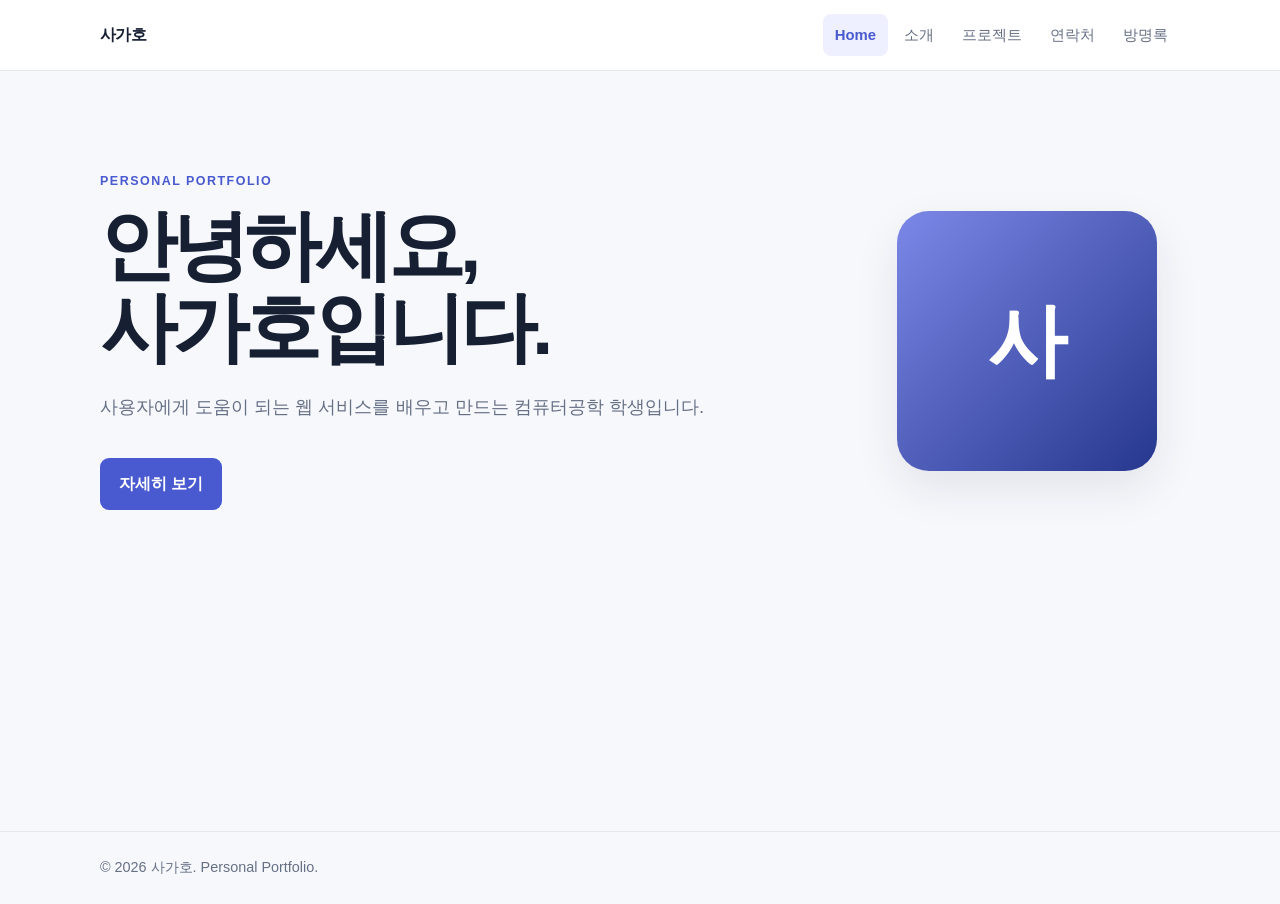
<file: index.html>
<!doctype html>
<html lang="ko">
<head>
  <meta charset="utf-8">
  <meta name="viewport" content="width=device-width, initial-scale=1">
  <title>사가호 | 개인 포트폴리오</title>
  <link rel="stylesheet" href="css/style.css">
</head>
<body data-page="home">
  <header class="site-header"><div class="container header-inner">
    <a class="brand" href="index.html">사가호</a>
    <button class="menu-button" type="button" aria-label="메뉴 열기" aria-expanded="false">☰</button>
    <nav class="site-nav" aria-label="주요 메뉴"><a href="index.html" data-nav="home">Home</a><a href="about.html" data-nav="about">소개</a><a href="projects.html" data-nav="projects">프로젝트</a><a href="contact.html" data-nav="contact">연락처</a><a href="guestbook.html" data-nav="guestbook">방명록</a></nav>
  </div></header>
  <main class="container"><section class="hero"><div><p class="eyebrow">PERSONAL PORTFOLIO</p><h1>안녕하세요,<br><span data-profile="name"></span>입니다.</h1><p class="lead" data-profile="tagline"></p><a class="button" href="about.html">자세히 보기</a></div><div class="avatar" aria-hidden="true" data-profile="initial">사</div></section></main>
  <footer class="site-footer"><div class="container">© 2026 사가호. Personal Portfolio.</div></footer>
  <script src="js/data.js"></script><script src="js/app.js"></script>
</body>
</html>
</file>
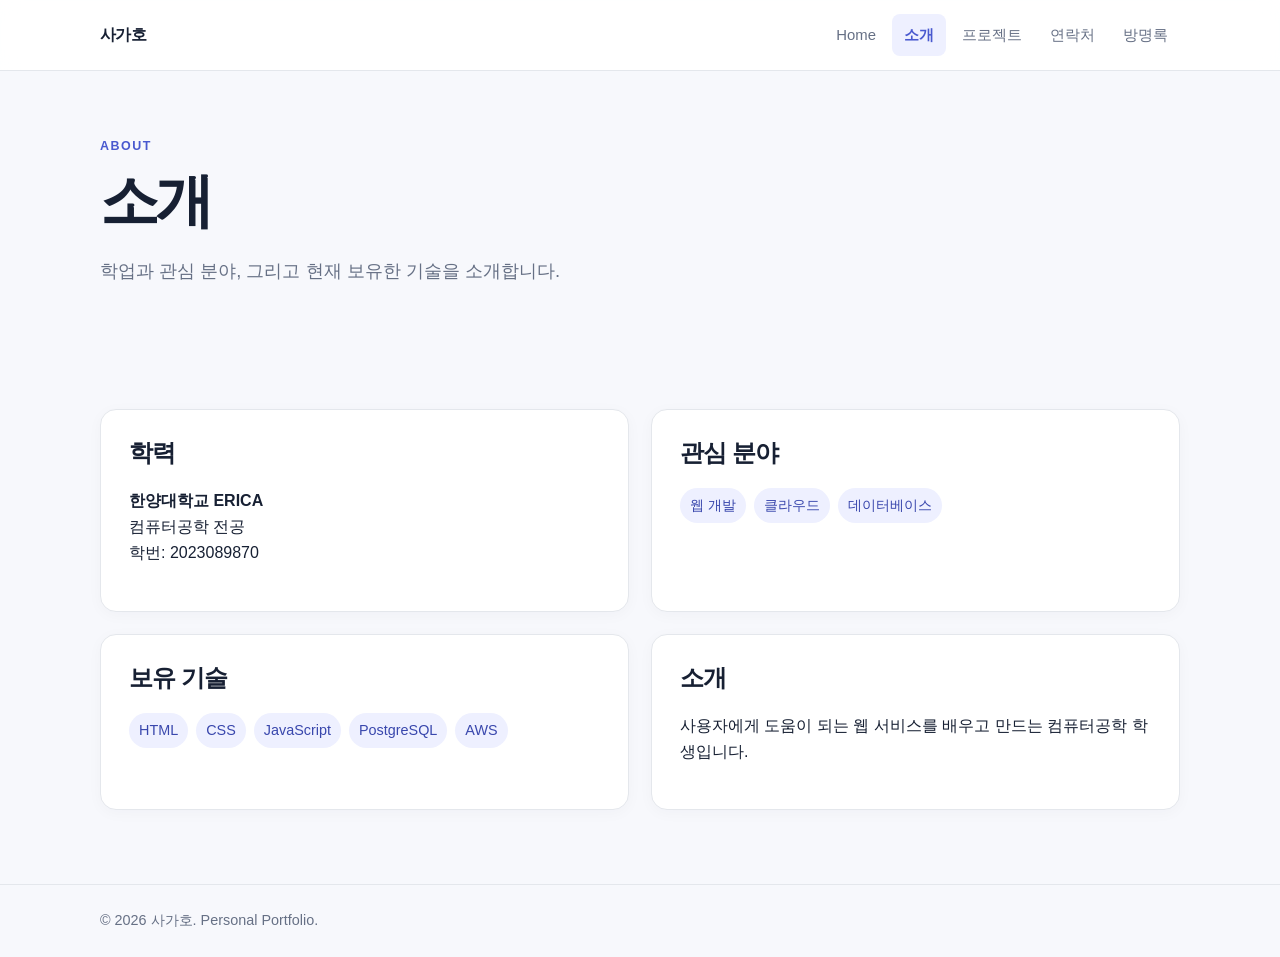
<file: about.html>
<!doctype html>
<html lang="ko">
<head><meta charset="utf-8"><meta name="viewport" content="width=device-width, initial-scale=1"><title>소개 | 사가호</title><link rel="stylesheet" href="css/style.css"></head>
<body data-page="about">
  <header class="site-header"><div class="container header-inner"><a class="brand" href="index.html">사가호</a><button class="menu-button" type="button" aria-label="메뉴 열기" aria-expanded="false">☰</button><nav class="site-nav" aria-label="주요 메뉴"><a href="index.html" data-nav="home">Home</a><a href="about.html" data-nav="about">소개</a><a href="projects.html" data-nav="projects">프로젝트</a><a href="contact.html" data-nav="contact">연락처</a><a href="guestbook.html" data-nav="guestbook">방명록</a></nav></div></header>
  <main class="container"><section class="page-title"><p class="eyebrow">ABOUT</p><h1>소개</h1><p class="lead">학업과 관심 분야, 그리고 현재 보유한 기술을 소개합니다.</p></section><section class="grid section"><article class="card"><h2>학력</h2><p><strong data-profile="university"></strong><br><span data-profile="major"></span> 전공<br>학번: <span data-profile="studentId"></span></p></article><article class="card"><h2>관심 분야</h2><ul class="tag-list" data-profile="interests"></ul></article><article class="card"><h2>보유 기술</h2><ul class="tag-list" data-profile="skills"></ul></article><article class="card"><h2>소개</h2><p data-profile="tagline"></p></article></section></main>
  <footer class="site-footer"><div class="container">© 2026 사가호. Personal Portfolio.</div></footer><script src="js/data.js"></script><script src="js/app.js"></script>
</body></html>
</file>
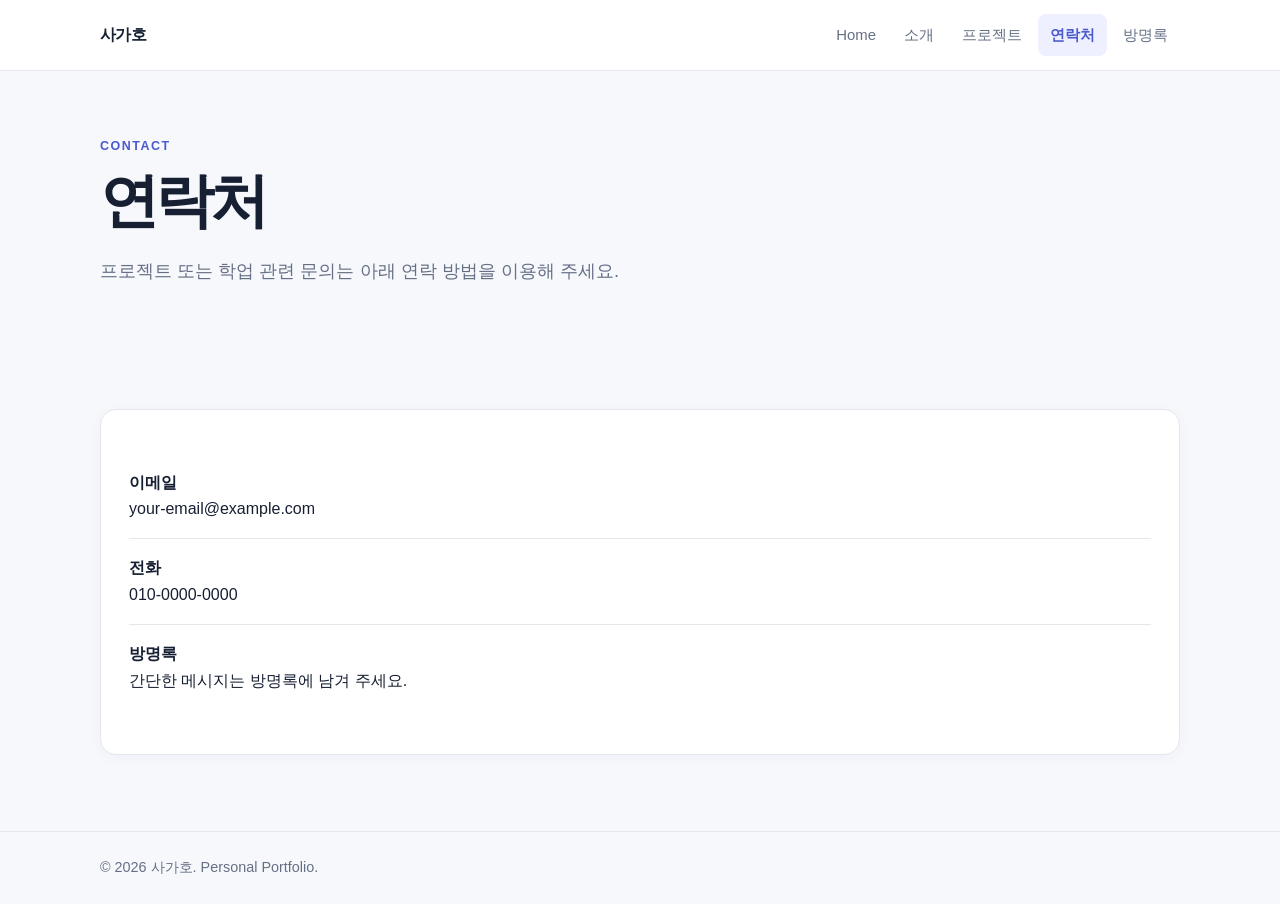
<file: contact.html>
<!doctype html>
<html lang="ko">
<head><meta charset="utf-8"><meta name="viewport" content="width=device-width, initial-scale=1"><title>연락처 | 사가호</title><link rel="stylesheet" href="css/style.css"></head>
<body data-page="contact">
  <header class="site-header"><div class="container header-inner"><a class="brand" href="index.html">사가호</a><button class="menu-button" type="button" aria-label="메뉴 열기" aria-expanded="false">☰</button><nav class="site-nav" aria-label="주요 메뉴"><a href="index.html" data-nav="home">Home</a><a href="about.html" data-nav="about">소개</a><a href="projects.html" data-nav="projects">프로젝트</a><a href="contact.html" data-nav="contact">연락처</a><a href="guestbook.html" data-nav="guestbook">방명록</a></nav></div></header>
  <main class="container"><section class="page-title"><p class="eyebrow">CONTACT</p><h1>연락처</h1><p class="lead">프로젝트 또는 학업 관련 문의는 아래 연락 방법을 이용해 주세요.</p></section><section class="section"><article class="contact-card"><ul class="contact-list"><li><strong>이메일</strong><br><a data-profile="email" href="mailto:your-email@example.com"></a></li><li><strong>전화</strong><br><span data-profile="phone"></span></li><li><strong>방명록</strong><br><a href="guestbook.html">간단한 메시지는 방명록에 남겨 주세요.</a></li></ul></article></section></main>
  <footer class="site-footer"><div class="container">© 2026 사가호. Personal Portfolio.</div></footer><script src="js/data.js"></script><script src="js/app.js"></script>
</body></html>
</file>
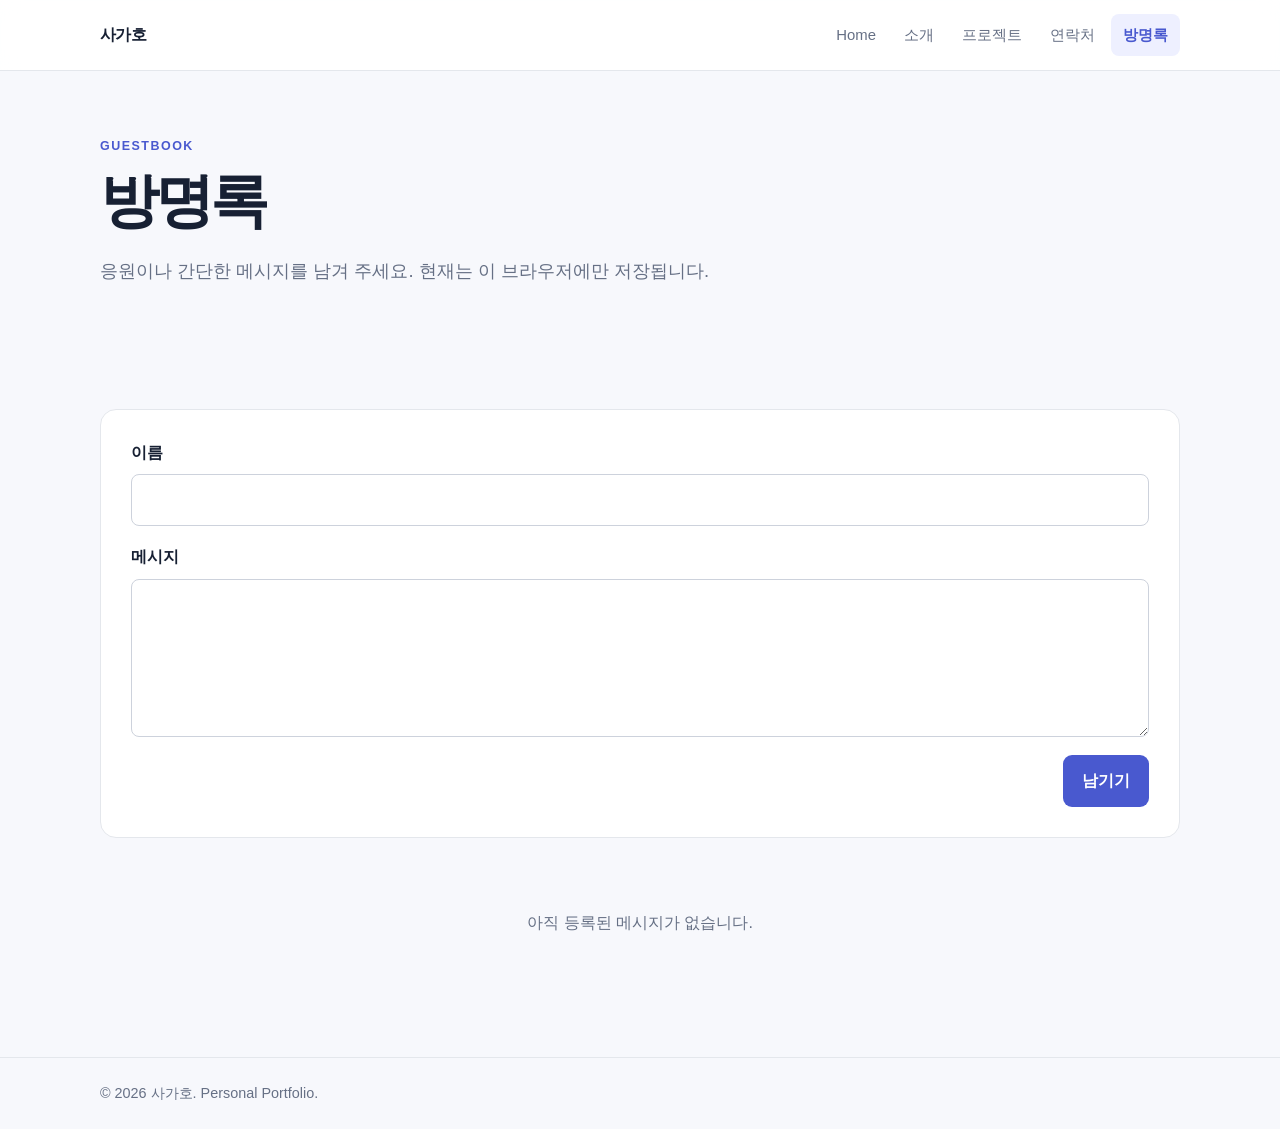
<file: guestbook.html>
<!doctype html>
<html lang="ko">
<head><meta charset="utf-8"><meta name="viewport" content="width=device-width, initial-scale=1"><title>방명록 | 사가호</title><link rel="stylesheet" href="css/style.css"></head>
<body data-page="guestbook">
  <header class="site-header"><div class="container header-inner"><a class="brand" href="index.html">사가호</a><button class="menu-button" type="button" aria-label="메뉴 열기" aria-expanded="false">☰</button><nav class="site-nav" aria-label="주요 메뉴"><a href="index.html" data-nav="home">Home</a><a href="about.html" data-nav="about">소개</a><a href="projects.html" data-nav="projects">프로젝트</a><a href="contact.html" data-nav="contact">연락처</a><a href="guestbook.html" data-nav="guestbook">방명록</a></nav></div></header>
  <main class="container"><section class="page-title"><p class="eyebrow">GUESTBOOK</p><h1>방명록</h1><p class="lead">응원이나 간단한 메시지를 남겨 주세요. 현재는 이 브라우저에만 저장됩니다.</p></section><section class="section"><form class="form-card" id="guestbook-form"><label class="field">이름<input name="name" maxlength="30" required autocomplete="name"></label><label class="field">메시지<textarea name="message" rows="5" maxlength="500" required></textarea></label><div class="form-row"><span class="status" id="form-status" role="status"></span><button class="button submit-button" type="submit">남기기</button></div></form><div class="guestbook-list" id="guestbook-list" aria-live="polite"></div></section></main>
  <footer class="site-footer"><div class="container">© 2026 사가호. Personal Portfolio.</div></footer><script src="js/data.js"></script><script src="js/app.js"></script><script src="js/guestbook.js"></script>
</body></html>
</file>
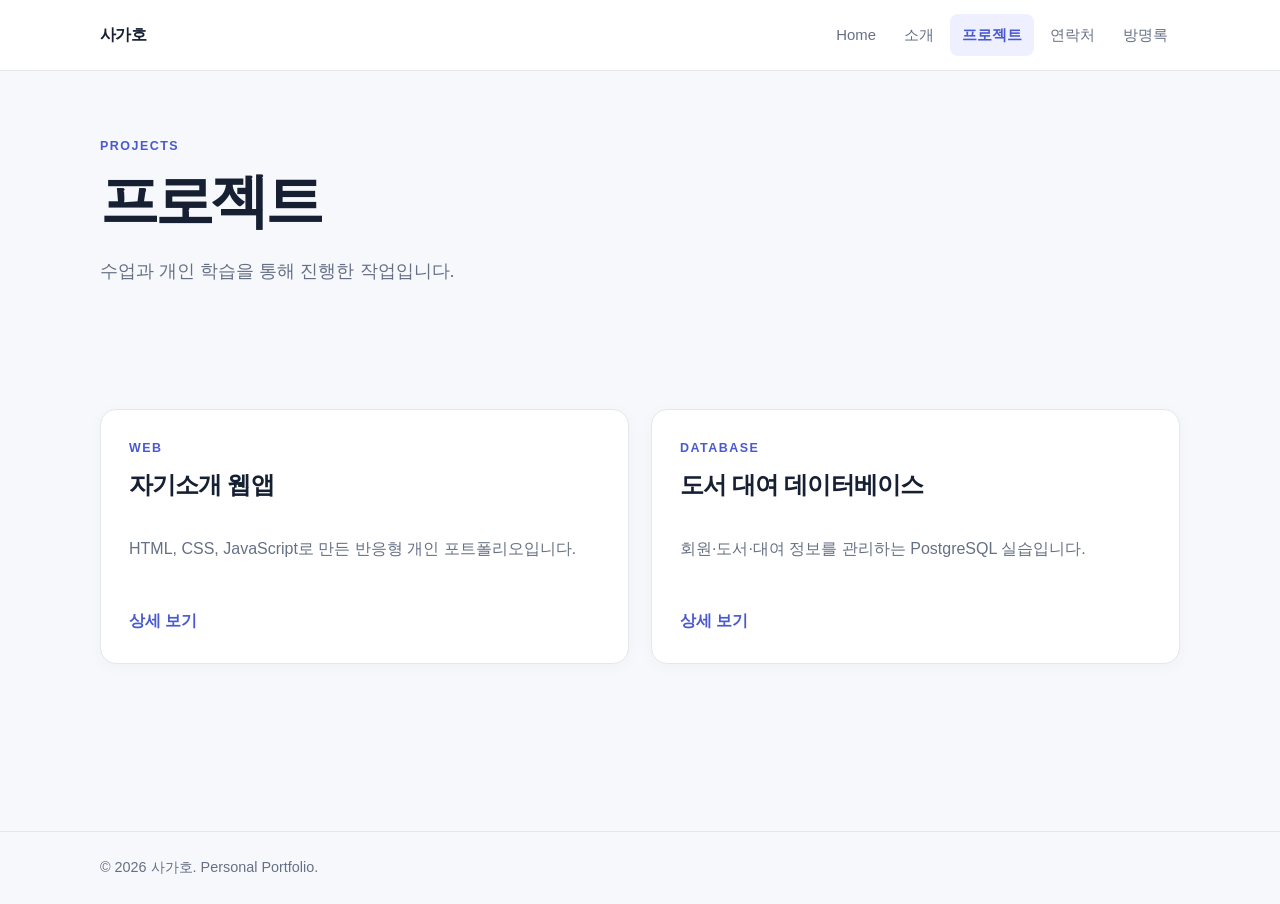
<file: projects.html>
<!doctype html>
<html lang="ko">
<head><meta charset="utf-8"><meta name="viewport" content="width=device-width, initial-scale=1"><title>프로젝트 | 사가호</title><link rel="stylesheet" href="css/style.css"></head>
<body data-page="projects">
  <header class="site-header"><div class="container header-inner"><a class="brand" href="index.html">사가호</a><button class="menu-button" type="button" aria-label="메뉴 열기" aria-expanded="false">☰</button><nav class="site-nav" aria-label="주요 메뉴"><a href="index.html" data-nav="home">Home</a><a href="about.html" data-nav="about">소개</a><a href="projects.html" data-nav="projects">프로젝트</a><a href="contact.html" data-nav="contact">연락처</a><a href="guestbook.html" data-nav="guestbook">방명록</a></nav></div></header>
  <main class="container"><section class="page-title"><p class="eyebrow">PROJECTS</p><h1>프로젝트</h1><p class="lead">수업과 개인 학습을 통해 진행한 작업입니다.</p></section><section class="project-list section" id="project-list" aria-live="polite"></section></main>
  <dialog id="project-dialog" aria-labelledby="dialog-title"><div class="dialog-body"><button class="dialog-close" type="button" aria-label="닫기">×</button><p class="eyebrow" id="dialog-category"></p><h2 id="dialog-title"></h2><p id="dialog-description"></p><ul class="detail-list" id="dialog-skills"></ul></div></dialog>
  <footer class="site-footer"><div class="container">© 2026 사가호. Personal Portfolio.</div></footer><script src="js/data.js"></script><script src="js/app.js"></script>
</body></html>
</file>
<file: css/style.css>
:root{--ink:#172033;--muted:#667085;--paper:#f7f8fc;--surface:#fff;--accent:#4959cf;--line:#e4e7ec;--shadow:0 18px 45px rgba(23,32,51,.09)}*{box-sizing:border-box}html{scroll-behavior:smooth}body{margin:0;background:var(--paper);color:var(--ink);font-family:Arial,"Malgun Gothic",sans-serif;line-height:1.65}a{color:inherit;text-decoration:none}button,input,textarea{font:inherit}.container{width:min(1080px,calc(100% - 40px));margin:0 auto}.site-header{background:rgba(255,255,255,.9);border-bottom:1px solid var(--line);position:sticky;top:0;z-index:5;backdrop-filter:blur(10px)}.header-inner{min-height:70px;display:flex;align-items:center;justify-content:space-between;gap:20px}.brand{font-weight:800;letter-spacing:-.04em}.site-nav{display:flex;gap:4px}.site-nav a{color:var(--muted);padding:9px 12px;border-radius:8px;font-size:.93rem}.site-nav a:hover,.site-nav a.active{color:var(--accent);background:#eef0ff;font-weight:700}.menu-button{display:none;border:0;background:transparent;color:var(--ink);font-size:1.3rem}main{min-height:calc(100vh - 140px)}.hero{padding:100px 0 76px;display:grid;grid-template-columns:1.4fr .6fr;gap:60px;align-items:center}.eyebrow{color:var(--accent);text-transform:uppercase;letter-spacing:.12em;font-size:.78rem;font-weight:800;margin:0 0 12px}h1{font-size:clamp(2.3rem,6vw,4.9rem);letter-spacing:-.065em;line-height:1.07;margin:0 0 24px}h2{letter-spacing:-.035em;line-height:1.25}.lead{color:var(--muted);font-size:1.15rem;max-width:620px}.button{display:inline-block;background:var(--accent);color:#fff;padding:13px 19px;border-radius:9px;font-weight:700;margin-top:17px;border:0}.avatar{width:min(260px,65vw);aspect-ratio:1;margin:auto;border-radius:32px;background:linear-gradient(135deg,#7c88e7,#26378e);color:#fff;display:grid;place-items:center;font-weight:800;font-size:5rem;box-shadow:var(--shadow)}.section{padding:74px 0}.page-title{padding:65px 0 30px}.page-title h1{font-size:clamp(2.2rem,5vw,3.7rem)}.grid{display:grid;grid-template-columns:repeat(2,1fr);gap:22px}.card,.project-card,.contact-card,.guestbook-entry{background:var(--surface);border:1px solid var(--line);border-radius:16px;padding:28px;box-shadow:0 3px 15px rgba(23,32,51,.03)}.card h2,.project-card h2{margin-top:0}.tag-list{list-style:none;padding:0;margin:0;display:flex;flex-wrap:wrap;gap:8px}.tag-list li{padding:6px 10px;background:#eef0ff;color:#3947ad;border-radius:999px;font-size:.9rem}.project-list{display:grid;grid-template-columns:repeat(2,1fr);gap:22px}.project-card{min-height:255px;display:flex;flex-direction:column;align-items:flex-start}.project-card p:not(.eyebrow){color:var(--muted)}.text-button{border:0;padding:0;margin-top:auto;background:transparent;color:var(--accent);font-weight:800;cursor:pointer}dialog{width:min(620px,calc(100% - 32px));border:0;border-radius:18px;padding:0;box-shadow:var(--shadow)}dialog::backdrop{background:rgba(23,32,51,.48)}.dialog-body{padding:30px;position:relative}.dialog-close{position:absolute;top:18px;right:18px;border:0;background:#f1f3f7;width:36px;height:36px;border-radius:50%;cursor:pointer}.detail-list{padding-left:20px}.contact-list{list-style:none;padding:0}.contact-list li{padding:16px 0;border-bottom:1px solid var(--line)}.contact-list li:last-child{border:0}.form-card{background:var(--surface);border:1px solid var(--line);border-radius:16px;padding:30px}.field{display:grid;gap:8px;margin-bottom:18px;font-weight:700}.field input,.field textarea{border:1px solid #cdd2dc;padding:12px;border-radius:8px;resize:vertical;font-weight:400}.form-row{display:flex;justify-content:space-between;align-items:center;gap:12px}.submit-button{cursor:pointer;margin:0}.status{color:var(--accent);font-size:.92rem}.guestbook-list{margin-top:26px;display:grid;gap:12px}.guestbook-entry{padding:20px}.guestbook-entry div{display:flex;justify-content:space-between;gap:10px}.guestbook-entry time{color:var(--muted);font-size:.9rem}.guestbook-entry p{margin:8px 0 0;white-space:pre-wrap}.empty-state{color:var(--muted);text-align:center;padding:30px}.site-footer{border-top:1px solid var(--line);color:var(--muted);font-size:.9rem;padding:24px 0}:focus-visible{outline:3px solid #8090ef;outline-offset:3px}@media(max-width:700px){.hero{grid-template-columns:1fr;padding:65px 0 55px;gap:35px}.hero .avatar{grid-row:1}.menu-button{display:block}.site-nav{display:none;position:absolute;top:70px;left:0;right:0;padding:12px 20px;background:#fff;border-bottom:1px solid var(--line);flex-direction:column}.site-nav.open{display:flex}.grid,.project-list{grid-template-columns:1fr}.section{padding:48px 0}.page-title{padding-top:45px}}
</file>
